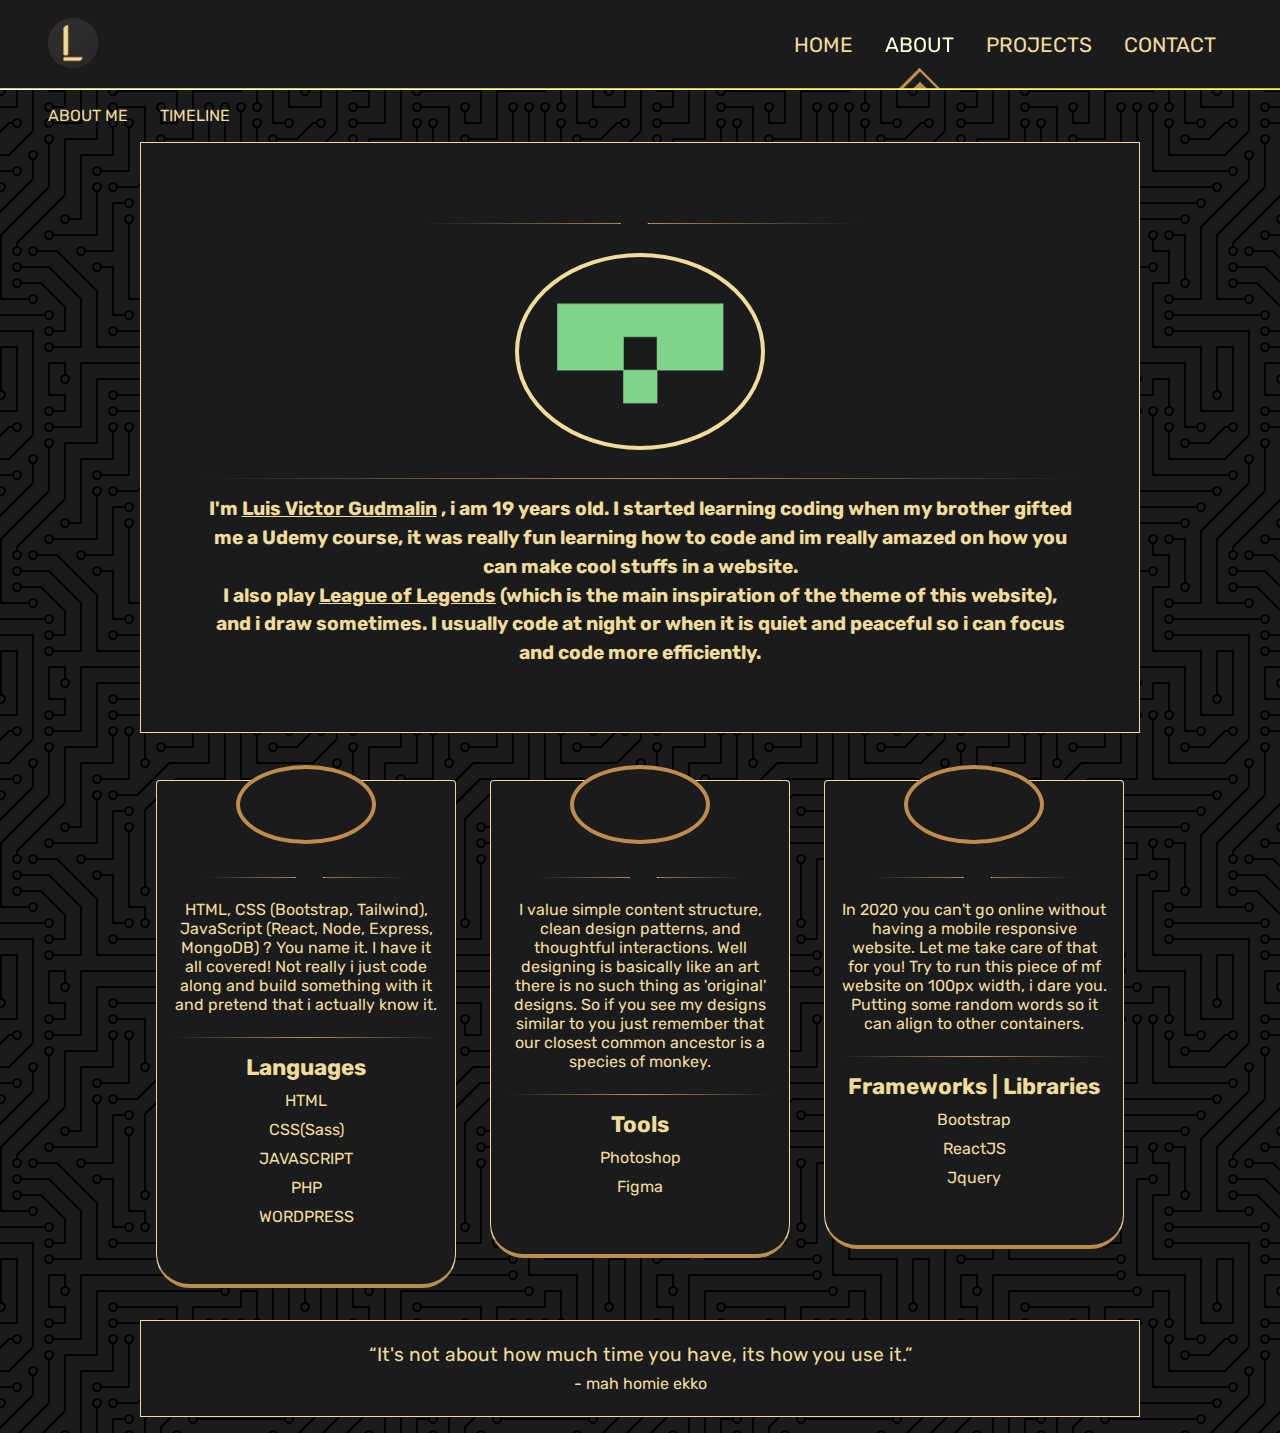
<file: src/pages/about.html>
<!DOCTYPE html>
<html lang="en">

<head>
    <meta charset="UTF-8" />
    <meta name="viewport" content="width=device-width, initial-scale=1.0" />
    <title>Luis Gudmalin | Front-End Web Developer & Designer</title>
    <link rel="shortcut icon" href="../img/icons/logo.ico" type="image/x-icon">
    <link rel="stylesheet" href="../css/main.css" />
    <link rel="stylesheet" href="https://use.fontawesome.com/releases/v5.14.0/css/all.css"
        integrity="sha384-HzLeBuhoNPvSl5KYnjx0BT+WB0QEEqLprO+NBkkk5gbc67FTaL7XIGa2w1L0Xbgc" crossorigin="anonymous" />
</head>

<body>
    <nav class="nav animation">
        <div class="nav__logo">
            <img src="../img/icons/logo.svg" alt="logo" />
        </div>
        <ul class="nav__list" id="nav__list">
            <li class='li'><span class="hov"></span><a href="/index.html" class="sova">home</a></li>
            <li class="active"><a href="about.html">about</a></li>
            <li class='li'><span class="hov"></span><a href="projects.html" class="sova">projects</a></li>
            <li class='li'><span class="hov"></span><a href="contact.php" class="sova">contact</a></li>
        </ul>
        <div class="nav__menu">
            <i class="fa fa-bars" id="menu__hamburg">
            </i>
        </div>
    </nav>
    <main class="about-container">
        <ul class="about__links">
            <li data-target='#about' class="about-links">About Me</li>
            <li data-target='#timeline' class="about-links">Timeline</li>
        </ul>
        <div class="about about-panel about-active" id="about">
            <div class="about__info">
                <hr>
                <div class="about__img">
                    <img src="../img/icons/identicon.png" alt="identicon" title="identicon">
                </div>
                <hr>
                <h4> I'm <a class="underline">Luis Victor Gudmalin</a> , i am 19 years old. I started learning coding
                    when my brother gifted me a Udemy course, it was really fun learning how to code and im really
                    amazed on how you can make cool stuffs in a website. <br> I also play <a class="underline">League of
                        Legends</a> (which is the main inspiration of the theme of this website), and i draw sometimes.
                    I usually code at night or when it is quiet and peaceful so i can focus and code more efficiently.
                </h4>
            </div>
            <div class="about__skills">
                <div class="skills-container">
                    <div class="skills-icon">
                        <i class="fas fa-laptop-code"></i>
                    </div>
                    <div class="skills-description">
                        <!-- simple box 1px or .4 border ::after to add more border stroke -->
                        <hr>
                        <p>HTML, CSS (Bootstrap, Tailwind), JavaScript (React, Node, Express, MongoDB) ? You name it. I
                            have it all covered! Not really i just code along and build something with it and pretend
                            that i actually know it. </p>
                        <hr>
                        <ul class="skills-list">
                            <h3>Languages</h3>
                            <li>HTML</li>
                            <li>CSS(Sass)</li>
                            <li>JAVASCRIPT</li>
                            <li>PHP</li>
                            <li>WORDPRESS</li>
                        </ul>
                    </div>
                </div>
                <div class="skills-container">
                    <div class="skills-icon">
                        <i class="fas fa-pen-nib"></i>
                    </div>
                    <div class="skills-description">
                        <hr>
                        <p>I value simple content structure, clean design patterns, and thoughtful interactions. Well
                            designing is basically like an art there is no such thing as 'original' designs. So if you
                            see my designs similar to you just remember that our closest common ancestor is a species of
                            monkey.</p>
                        <hr>
                        <ul class="skills-list">
                            <h3>Tools</h3>
                            <li>Photoshop</li>
                            <li>Figma</li>
                        </ul>
                    </div>
                </div>
                <div class="skills-container">
                    <div class="skills-icon">
                        <i class="fas fa-mobile-alt"></i>
                    </div>
                    <div class="skills-description">
                        <hr>
                        <p>In 2020 you can't go online without having a mobile responsive website. Let me take care of
                            that for you! Try to run this piece of mf website on 100px width, i dare you. Putting some
                            random words so it can align to other containers.</p>
                        <hr>
                        <ul class="skills-list">
                            <h3>Frameworks | Libraries</h3>
                            <li>Bootstrap</li>
                            <li>ReactJS</li>
                            <li>Jquery</li>
                        </ul>
                    </div>
                </div>
            </div>
            <div class="about__quote">
                <p class="quote">It's not about how much time you have, its how you use it.</p>
                <p> - mah homie ekko</p>
            </div>
        </div>
        <div class="timeline-container about-panel" id="timeline">
            <!-- <div class="timeline-img">
                 <img src="https://udemy-certificate.s3.amazonaws.com/image/UC-W5WMMT8Y.jpg?v=1569764512000" alt=""> 
                <img src="../img/projects-img/portfolio-website.png" alt=""> 
            </div> -->
            <div class="timeline">
                <div class="content">
                    <div class="text-content">
                        <h4>Finished Web Dev Bootcamp.</h4>
                        <hr>
                        <p>09192020</p>
                    </div>
                </div>
                <div class="content">
                    <div class="text-content">
                        <h4>Somehow managed to make this website working.</h4>
                        <hr>
                        <p>09192020</p>
                    </div>
                </div>
                <div class="content">
                    <div class="text-content">
                        <h4>Finished FCC's RPW Curriculum.</h4>
                        <hr>
                        <p>09192020</p>
                    </div>
                </div>
            </div>
        </div>
        <button id="scrollBtn">
            <i class="fas fa-arrow-up"></i>
        </button>
    </main>
    <script src="../js/about.js"></script>
    <script src="../js/main.js"></script>
</body>

</html>
</file>
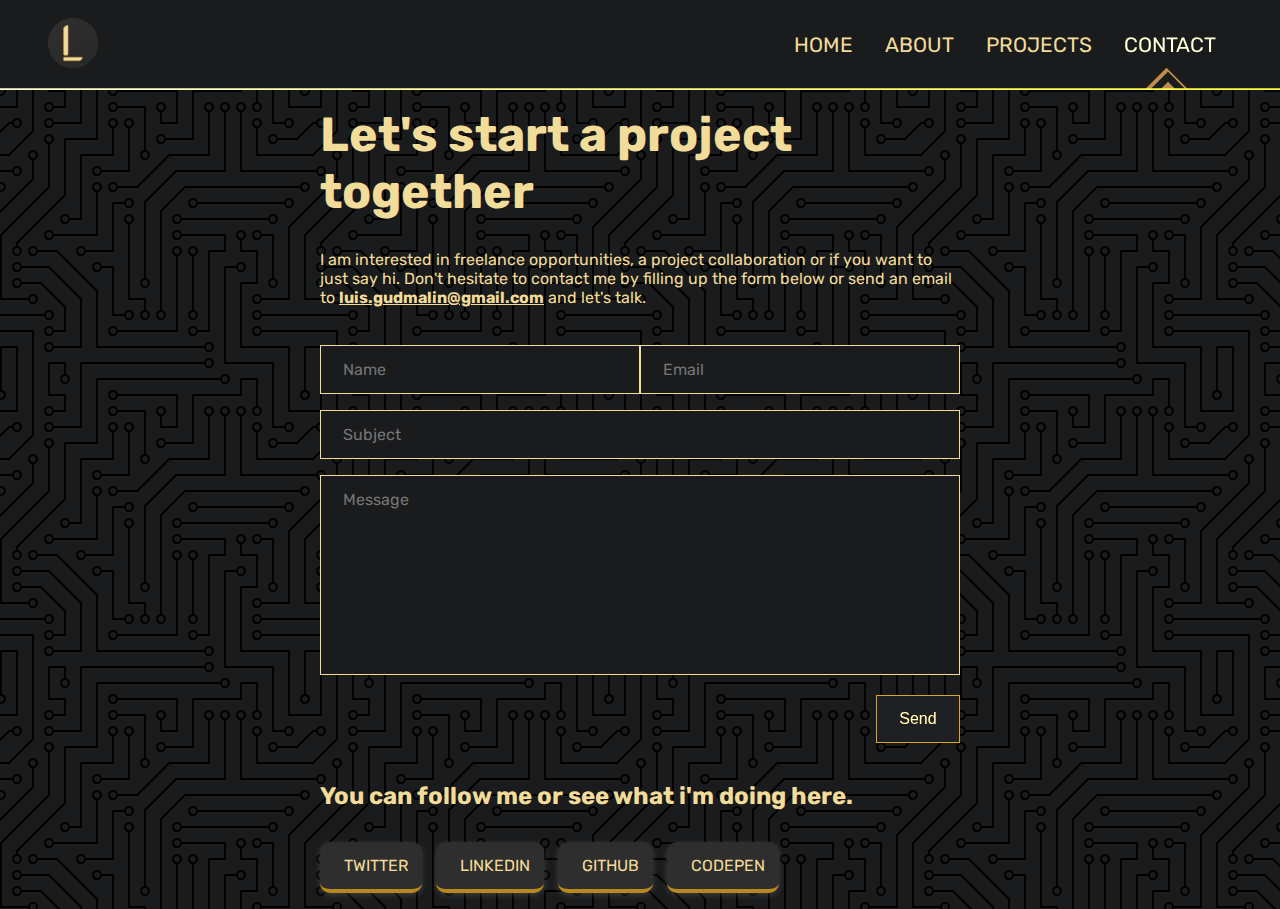
<file: src/pages/contact.html>
<!DOCTYPE html>
<html lang="en">

<head>
    <meta charset="UTF-8" />
    <meta name="viewport" content="width=device-width, initial-scale=1.0" />
    <title>Luis Gudmalin | Front-End Web Developer & Designer</title>
    <link rel="shortcut icon" href="../img/icons/logo.ico" type="image/x-icon">
    <link rel="stylesheet" href="../css/main.css" />
    <link rel="stylesheet" href="https://use.fontawesome.com/releases/v5.14.0/css/all.css"
        integrity="sha384-HzLeBuhoNPvSl5KYnjx0BT+WB0QEEqLprO+NBkkk5gbc67FTaL7XIGa2w1L0Xbgc" crossorigin="anonymous" />
</head>

<body>
    <nav class="nav animation">
        <div class="nav__logo">
            <img src="../img/icons/logo.svg" alt="logo" />
        </div>
        <ul class="nav__list" id="nav__list">
            <li class='li'><span class="hov"></span><a href="/index.html" class="sova">home</a></li>
            <li class='li'><span class="hov"></span><a href="about.html" class="sova">about</a></li>
            <li class='li'><span class="hov"></span><a href="projects.html" class="sova">projects</a></li>
            <li class="active"><a href="contact.html">contact</a></li>
        </ul>
        <div class="nav__menu">
            <i class="fa fa-bars" id="menu__hamburg" onclick="navigator()">
            </i>
        </div>
    </nav>
    <main class="contact">
        <div class="contact-container">
            <div class="contact__header">
                <h1>Let's start a project together</h1>
                <p>I am interested in freelance opportunities, a project collaboration or if you want to just say hi.
                    Don't hesitate to contact me by filling up the form below or send an email to <a
                        href="">luis.gudmalin@gmail.com</a> and let's talk.</p>
            </div>
            <div class="contact__form">
                <form action="webform.php" method="POST" class="form">
                    <div class="form-group name">
                        <!-- <label for="name" class="form-label">Your Name</label> -->
                        <input type="text" class="name" id="name" name="name" placeholder="Name" tabindex="1" required>
                        <!-- <label for="email" class="form-label">Your Email</label> -->
                        <input type="email" class="email" id=" email" name="email" placeholder="Email" tabindex="2"
                            required>
                    </div>
                    <div class="form-group">
                        <!-- <label for="subject" class="form-label">Subject</label> -->
                        <input type="text" class="form-control" id="subject" name="subject" placeholder="Subject"
                            tabindex="3" required>
                    </div>
                    <div class="form-group">
                        <!-- <label for="message" class="form-label">Message</label> -->
                        <textarea class="form-control" id="message" name="message" placeholder="Message"
                            style="height: 200px;"></textarea>
                    </div>
                    <button type="submit" class="sendBtn">Send</button>
                </form>
            </div>
            <div class="contact__header">
                <h2>You can follow me or see what i'm doing here.</h2>
            </div>
            <div class="contact__social-links">
                <a href="https://twitter.com/leewseea" target="_blank" class="container-links">
                    <i class="fab fa-twitter"></i><span>Twitter</span>
                </a>
                <a href="https://www.linkedin.com/in/luis-gudmalin-8b0349195/" target="_blank" class="container-links">
                    <i class="fab fa-linkedin"></i><span>Linkedin</span>
                </a>
                <a href="https://github.com/lewsea" target="_blank" class="container-links">
                    <i class="fab fa-github"></i><span>Github</span>
                </a>
                <a href="https://codepen.io/Lewsea" target="_blank" class="container-links">
                    <i class="fab fa-codepen"></i><span>Codepen</span>
                </a>
            </div>
        </div>
    </main>
    <div class="minimap">
    </div>
    <script src="/src/js/main.js"></script>
</body>

</html>
</file>
<file: src/css/main.css>
@import url("https://fonts.googleapis.com/css2?family=Rubik:wght@400;600;700&display=swap");
.loader-wrapper {
  width: 100%;
  height: 100%;
  background-color: #1a1b1d;
  position: fixed;
  top: 0;
  left: 0;
  z-index: 9999;
  display: -webkit-box;
  display: -ms-flexbox;
  display: flex;
  -webkit-box-align: center;
      -ms-flex-align: center;
          align-items: center;
  -webkit-box-pack: center;
      -ms-flex-pack: center;
          justify-content: center;
  opacity: 1;
}

.underline {
  cursor: pointer;
  text-transform: none;
  text-decoration: underline;
  -webkit-transition: color 0.3s;
  transition: color 0.3s;
}

.underline:hover {
  color: #bf8c4e;
}

*,
*::before,
*::after {
  margin: 0;
  padding: 0;
  -webkit-box-sizing: border-box;
          box-sizing: border-box;
  scroll-behavior: smooth;
}

body {
  background-color: #1a1b1d;
  font-family: "Rubik", -apple-system, BlinkMacSystemFont, "Segoe UI", Roboto, Oxygen, Ubuntu, Cantarell, "Open Sans", "Helvetica Neue", sans-serif;
  color: #f2dc99;
}

html::-webkit-scrollbar {
  display: none;
}

html {
  -ms-overflow-style: none;
  scrollbar-width: none;
}

li {
  list-style-type: none;
}

a {
  cursor: pointer;
  text-decoration: none;
  text-transform: uppercase;
}

.nav {
  display: -webkit-box;
  display: -ms-flexbox;
  display: flex;
  -webkit-box-pack: justify;
      -ms-flex-pack: justify;
          justify-content: space-between;
  font-size: 1.3rem;
  padding: 0 3rem;
  height: 10vh;
  background-color: #1a1b1d;
  position: relative;
}

.nav__logo {
  -ms-flex-item-align: center;
      -ms-grid-row-align: center;
      align-self: center;
  -webkit-transition: -webkit-transform ease-in-out 0.4s;
  transition: -webkit-transform ease-in-out 0.4s;
  transition: transform ease-in-out 0.4s;
  transition: transform ease-in-out 0.4s, -webkit-transform ease-in-out 0.4s;
}

.nav__logo img {
  cursor: pointer;
}

.nav__logo:hover {
  -webkit-transform: rotate(90deg);
          transform: rotate(90deg);
}

.nav__list {
  display: -webkit-box;
  display: -ms-flexbox;
  display: flex;
  overflow: hidden;
  position: relative;
}

.nav__list li {
  display: -webkit-box;
  display: -ms-flexbox;
  display: flex;
  -webkit-box-pack: center;
      -ms-flex-pack: center;
          justify-content: center;
  padding: 0 1rem;
  position: relative;
  -webkit-box-orient: vertical;
  -webkit-box-direction: normal;
      -ms-flex-direction: column;
          flex-direction: column;
  overflow: hidden;
  z-index: 1;
}

.nav__list li .hov {
  width: 50px;
  height: 4px;
  display: block;
  position: absolute;
  top: 0;
  left: -50px;
  background-color: #f2dc99;
  -webkit-transition: 0.5s;
  transition: 0.5s;
  -webkit-filter: brightness(1.2);
          filter: brightness(1.2);
}

.nav__list li.active::before {
  content: '';
  display: block;
  background-color: #bf8c4e;
  border: 7px solid #1a1b1d;
  position: absolute;
  width: 30px;
  margin: 0 auto;
  height: 30px;
  bottom: -18px;
  left: 36%;
  -webkit-transform: rotate(135deg);
          transform: rotate(135deg);
  z-index: 1;
}

.nav__list li.active.fix::before {
  left: 39%;
}

.nav__list li.active.fix::after {
  left: 37%;
}

.nav__list li.active::after {
  content: '';
  display: block;
  background-color: #bf8c4e;
  position: absolute;
  margin: 0 auto;
  width: 35px;
  height: 35px;
  left: 33%;
  bottom: -20px;
  -webkit-transform: rotate(135deg);
          transform: rotate(135deg);
}

.nav__list li a {
  color: #f2dc99;
}

.nav__list li a:hover {
  -webkit-transition: 0.5s;
  transition: 0.5s;
  -webkit-filter: brightness(1.4);
          filter: brightness(1.4);
}

.nav__menu {
  font-size: 2rem;
  display: none;
}

.nav__menu i::before {
  color: #f2dc99;
}

.nav::after {
  content: '';
  position: absolute;
  top: 0;
  left: 0;
  right: 0;
  bottom: 0;
  background: linear-gradient(120deg, #f2dc99, #f1ce64, #f0bf2d);
  background-size: 100% 100%;
  -webkit-clip-path: polygon(100% 100%, 0% 100%, 0% 98%, 100% 98%);
          clip-path: polygon(100% 100%, 0% 100%, 0% 98%, 100% 98%);
  -webkit-filter: brightness(1.4);
          filter: brightness(1.4);
  z-index: 13;
}

.nav.animation::after {
  -webkit-animation: gradient-animation 2.5s linear infinite;
          animation: gradient-animation 2.5s linear infinite;
}

@-webkit-keyframes gradient-animation {
  to {
    background-position: 100vw;
  }
}

@keyframes gradient-animation {
  to {
    background-position: 100vw;
  }
}

.active > a {
  -webkit-filter: brightness(1.4);
          filter: brightness(1.4);
}

.home {
  min-height: 90vh;
  height: 100%;
  width: 100%;
  background: url(../img/circuit-board.svg);
  font-size: 1.4rem;
  display: -webkit-box;
  display: -ms-flexbox;
  display: flex;
  -webkit-box-orient: vertical;
  -webkit-box-direction: normal;
      -ms-flex-direction: column;
          flex-direction: column;
}

.home__header {
  width: 60%;
  margin: auto;
  padding: 3rem 0;
  text-align: center;
  display: -webkit-box;
  display: -ms-flexbox;
  display: flex;
  -webkit-box-orient: vertical;
  -webkit-box-direction: normal;
      -ms-flex-direction: column;
          flex-direction: column;
  -webkit-box-pack: center;
      -ms-flex-pack: center;
          justify-content: center;
}

.home__header h1 {
  font-size: 3.4rem;
}

.home__header h1 span:first-of-type {
  color: #bf8c4e;
}

.home__header p {
  margin: 2.5rem;
  opacity: 0.8;
}

.home__header .header__buttons {
  display: -webkit-box;
  display: -ms-flexbox;
  display: flex;
  -webkit-box-pack: center;
      -ms-flex-pack: center;
          justify-content: center;
}

.home__header .header__buttons button {
  border: none;
  border-radius: 5px 5px 10px 10px;
  background-color: #2e2e2e;
  cursor: pointer;
  color: #f2dc99;
  padding: 1.2rem;
  margin: 0 1rem;
  text-transform: uppercase;
  position: relative;
}

.home__header .header__buttons button::after {
  content: '';
  position: absolute;
  top: 0;
  left: 0;
  right: 0;
  bottom: 0;
  background: linear-gradient(120deg, #f2dc99, #f1ce64, #f0bf2d);
  background-size: 100% 100%;
  border-radius: 5px 5px 10px 10px;
  -webkit-clip-path: polygon(100% 100%, 0% 100%, 0% 93%, 100% 93%);
          clip-path: polygon(100% 100%, 0% 100%, 0% 93%, 100% 93%);
  z-index: 13;
}

.home__header .header__buttons button.animation::after {
  -webkit-animation: gradient-animation 10s linear infinite;
          animation: gradient-animation 10s linear infinite;
}

@keyframes gradient-animation {
  to {
    background-position: 100vw;
  }
}

.home__header .header__buttons button a {
  color: #f2dc99;
  font-size: 1.2rem;
}

.home__header .header__buttons button:hover {
  -webkit-filter: brightness(1.2);
          filter: brightness(1.2);
}

.home .idk-why-i-put-this-slide {
  background: url(../img/bg-slide.png) repeat-x;
  background-size: cover;
  width: 100%;
  background-color: #1a1b1d;
  border: 2px solid #ba881d;
  border-right: none;
  border-left: none;
  height: 25vh;
  margin: 1.4rem 0;
  -webkit-animation: slide 60s linear infinite;
          animation: slide 60s linear infinite;
}

@-webkit-keyframes slide {
  0% {
    background-position: -6969px 0;
  }
  100% {
    background-position: 420px 0;
  }
}

@keyframes slide {
  0% {
    background-position: -6969px 0;
  }
  100% {
    background-position: 420px 0;
  }
}

.about-container {
  background: url(../img/circuit-board.svg);
  min-height: 90vh;
  height: 100%;
}

.about-container .about__links {
  display: -webkit-box;
  display: -ms-flexbox;
  display: flex;
  width: 95%;
  margin: 0 auto;
  text-transform: uppercase;
}

.about-container .about__links li {
  padding: 1rem;
  cursor: pointer;
}

.about-container .about__links li::after {
  content: '';
  width: 0px;
  height: 1px;
  display: block;
  background-color: #f2dc99;
  -webkit-transition: 0.5s;
  transition: 0.5s;
}

.about-container .about__links li:hover {
  -webkit-transition: 0.8s;
  transition: 0.8s;
  -webkit-filter: brightness(1.4);
          filter: brightness(1.4);
}

.about-container .about__links li:hover::after {
  width: 100%;
}

.about {
  display: -webkit-box;
  display: -ms-flexbox;
  display: flex;
  -webkit-box-orient: vertical;
  -webkit-box-direction: normal;
      -ms-flex-direction: column;
          flex-direction: column;
  -webkit-box-pack: center;
      -ms-flex-pack: center;
          justify-content: center;
  margin: auto;
  max-width: 1000px;
  width: 100%;
}

.about__info {
  background-color: #1a1b1d;
  text-align: center;
  border: 1px solid #f2dc99;
  padding: 4rem;
  margin-bottom: 1rem;
}

.about__info h4 {
  font-size: 1.2rem;
}

.about__info hr:first-of-type {
  width: 50%;
  margin: 1rem auto;
  color: #bf8c4e;
  border: none;
  height: 1px;
  position: relative;
  background-image: -webkit-gradient(linear, left top, right top, from(rgba(0, 0, 0, 0)), color-stop(#bf8c4e), to(rgba(0, 0, 0, 0)));
  background-image: linear-gradient(to right, rgba(0, 0, 0, 0), #bf8c4e, rgba(0, 0, 0, 0));
}

.about__info hr:first-of-type::before {
  content: '';
  display: block;
  position: absolute;
  border: 1px solid #f2dc99;
  background-color: #1a1b1d;
  width: 1.4rem;
  height: 1.4rem;
  -webkit-transform: rotate(45deg) translate(-50%, -50%);
          transform: rotate(45deg) translate(-50%, -50%);
  left: 46%;
  top: 5px;
}

.about__info h4 {
  line-height: 1.8rem;
}

.about__info hr {
  margin: 1rem 0;
  color: #bf8c4e;
  border: none;
  height: 1px;
  background-image: -webkit-gradient(linear, left top, right top, from(rgba(0, 0, 0, 0)), color-stop(#bf8c4e), to(rgba(0, 0, 0, 0)));
  background-image: linear-gradient(to right, rgba(0, 0, 0, 0), #bf8c4e, rgba(0, 0, 0, 0));
}

.about__info .about__img {
  margin: 1.8rem auto;
  width: 250px;
  border: 4px solid #f2dc99;
  border-radius: 50%;
  padding: 1.4rem;
}

.about__info .about__img img {
  width: 100%;
}

.about__skills {
  padding: 1rem 0;
  display: -webkit-box;
  display: -ms-flexbox;
  display: flex;
  -webkit-box-pack: justify;
      -ms-flex-pack: justify;
          justify-content: space-between;
  text-align: center;
}

.about__skills .skills-container {
  -webkit-transition: all 0.4s ease-in-out;
  transition: all 0.4s ease-in-out;
  position: relative;
}

.about__skills .skills-container:hover {
  -webkit-transform: scale(1.1);
          transform: scale(1.1);
}

.about__skills .skills-container .skills-icon {
  width: 140px;
  border-radius: 50%;
  margin: auto;
  border: 4px solid #bf8c4e;
  background-color: #1a1b1d;
  margin-bottom: -4rem;
  position: relative;
  z-index: 10;
}

.about__skills .skills-container .skills-icon i.fas {
  color: #f2dc99;
  font-size: 60px;
  padding: 1.4rem;
}

.about__skills .skills-container .skills-icon img {
  max-width: 120px;
  width: 100%;
  padding: 1.4rem;
}

.about__skills .skills-container .skills-description {
  background-color: #1a1b1d;
  padding: 5rem 1rem 3rem 1rem;
  margin: 0 1rem;
  border: 1px solid #f2dc99;
  border-bottom: 4px solid #bf8c4e;
  border-radius: 4px 4px 34px 34px;
  width: 300px;
  height: -webkit-max-content;
  height: -moz-max-content;
  height: max-content;
  position: relative;
}

.about__skills .skills-container .skills-description hr:first-of-type {
  position: relative;
  width: 75%;
  margin: 1rem auto;
}

.about__skills .skills-container .skills-description hr:first-of-type::before {
  content: '';
  display: block;
  position: absolute;
  border: 1px solid #f2dc99;
  background-color: #1a1b1d;
  width: 1.4rem;
  height: 1.4rem;
  -webkit-transform: rotate(45deg) translate(-50%, -50%);
          transform: rotate(45deg) translate(-50%, -50%);
  left: 46%;
  top: 5px;
}

.about__skills .skills-container .skills-description hr {
  margin: 1rem 0;
  color: #bf8c4e;
  border: none;
  height: 1px;
  background-image: -webkit-gradient(linear, left top, right top, from(rgba(0, 0, 0, 0)), color-stop(#bf8c4e), to(rgba(0, 0, 0, 0)));
  background-image: linear-gradient(to right, rgba(0, 0, 0, 0), #bf8c4e, rgba(0, 0, 0, 0));
}

.about__skills .skills-container .skills-description p {
  margin: 1.4rem 0;
}

.about__skills .skills-container .skills-description .skills-list {
  margin: 1rem 0 0 0;
}

.about__skills .skills-container .skills-description .skills-list h3 {
  font-size: 1.4rem;
}

.about__skills .skills-container .skills-description .skills-list li {
  margin: 10px 0;
}

.about__quote {
  background-color: #1a1b1d;
  padding: 1.4rem;
  border: 1px solid #f2dc99;
  text-align: center;
  margin: 1rem 0;
  font-size: 1.2rem;
}

.about__quote p:last-of-type {
  font-size: 1rem;
  margin: 0.5rem 0 0 0;
}

.about__quote .quote::before {
  content: open-quote;
}

.about__quote .quote::after {
  content: close-quote;
}

.about-panel {
  display: none;
}

.about-panel.about-active {
  display: -webkit-box;
  display: -ms-flexbox;
  display: flex;
}

.timeline-container {
  -webkit-box-pack: center;
      -ms-flex-pack: center;
          justify-content: center;
  -webkit-box-align: center;
      -ms-flex-align: center;
          align-items: center;
  height: 90vh;
  width: 100%;
  text-align: center;
  position: relative;
  overflow-x: scroll;
}

.timeline-container .timeline {
  position: absolute;
  top: 50%;
  min-width: 100vw;
  width: 100%;
  display: -webkit-box;
  display: -ms-flexbox;
  display: flex;
  background-color: #1a1b1d;
  height: 10px;
  border-top: 1px solid #f2dc99;
  border-bottom: 1px solid #f2dc99;
}

.timeline-container .timeline-img {
  position: absolute;
  top: 0;
  max-width: 400px;
  border: 3px solid #f2dc99;
  background-color: #1a1b1d;
}

.timeline-container .timeline-img img {
  width: 100%;
}

.timeline-container .timeline .content {
  max-width: 240px;
  padding: 0 1rem;
  position: relative;
  border-left: 1px solid #f2dc99;
  border-right: 1px solid #f2dc99;
}

.timeline-container .timeline .content::before {
  content: '';
  position: absolute;
  top: 5px;
  left: 50%;
  -webkit-transform: translate(-50%, -50%);
          transform: translate(-50%, -50%);
  background-color: #1a1b1d;
  border: 1px solid #f2dc99;
  width: 40px;
  height: 20px;
  border-radius: 5px;
}

.timeline-container .timeline .content::after {
  content: '';
  position: absolute;
  top: 5px;
  left: 50%;
  -webkit-transform: translate(-50%, -50%);
          transform: translate(-50%, -50%);
  background-color: #f2dc99;
  width: 20px;
  height: 7px;
  border-radius: 5px;
}

.timeline-container .timeline .text-content {
  margin-top: 2.4rem;
  padding: 1rem;
  background-color: #1a1b1d;
  border: 1px solid #f2dc99;
  position: relative;
  -webkit-transition: all 0.3s ease-in-out;
  transition: all 0.3s ease-in-out;
}

.timeline-container .timeline .text-content:hover {
  -webkit-transform: scale(1.1);
          transform: scale(1.1);
  -webkit-filter: brightness(1.2);
          filter: brightness(1.2);
}

.timeline-container .timeline .text-content hr {
  margin: 10px 0;
  color: #bf8c4e;
  border: none;
  height: 1px;
  background-image: -webkit-gradient(linear, left top, right top, from(rgba(0, 0, 0, 0)), color-stop(#bf8c4e), to(rgba(0, 0, 0, 0)));
  background-image: linear-gradient(to right, rgba(0, 0, 0, 0), #bf8c4e, rgba(0, 0, 0, 0));
}

.timeline-container .timeline .text-content h4 {
  font-weight: 400;
}

.projects {
  min-height: 90vh;
  height: 100%;
  background: url(../img/circuit-board.svg);
}

.projects .top-bar {
  display: -webkit-box;
  display: -ms-flexbox;
  display: flex;
  -webkit-box-pack: justify;
      -ms-flex-pack: justify;
          justify-content: space-between;
  -webkit-box-align: center;
      -ms-flex-align: center;
          align-items: center;
}

.projects .top-bar .search-bar {
  padding: 1rem;
  margin: 0 14px;
  position: relative;
}

.projects .top-bar .search-bar::before {
  content: '\f002';
  font-family: 'Font Awesome 5 Free';
  font-weight: 700;
  position: absolute;
  left: 25px;
  top: 20px;
}

.projects .top-bar .search-bar input {
  text-align: center;
  border: 1px solid #f2dc99;
  padding: 4px 14px;
  background-color: #1a1b1d;
  color: #f2dc99;
}

.projects-type {
  padding: 1rem;
  display: -webkit-box;
  display: -ms-flexbox;
  display: flex;
}

.projects-type li {
  text-transform: uppercase;
  cursor: pointer;
  color: #f2dc99;
  margin: 0 14px;
}

.projects-type li::after {
  content: '';
  width: 0px;
  height: 1px;
  display: block;
  background-color: #f2dc99;
  -webkit-transition: 0.5s;
  transition: 0.5s;
}

.projects-type li:hover {
  -webkit-transition: 0.8s;
  transition: 0.8s;
  -webkit-filter: brightness(1.4);
          filter: brightness(1.4);
}

.projects-type li:hover::after {
  width: 100%;
}

.projects-grid-container {
  width: 90%;
  margin: 0 auto;
  padding: 1rem;
  display: -ms-grid;
  display: grid;
  -ms-grid-columns: (1fr)[3];
      grid-template-columns: repeat(3, 1fr);
  gap: 2rem;
}

.projects-grid__card {
  display: -webkit-box;
  display: -ms-flexbox;
  display: flex;
  -webkit-box-orient: vertical;
  -webkit-box-direction: normal;
      -ms-flex-direction: column;
          flex-direction: column;
  position: relative;
  min-height: 100%;
}

.projects-grid__card::before, .projects-grid__card::after {
  content: '';
  position: absolute;
  opacity: 1;
}

.projects-grid__card .card__img {
  width: 100%;
  height: 90%;
  -webkit-transition: opacity ease-out 250ms;
  transition: opacity ease-out 250ms;
}

.projects-grid__card:hover .card__img {
  opacity: 0.5;
  -webkit-filter: blur(2px);
          filter: blur(2px);
}

.projects-grid__card:hover .card__text {
  opacity: 1;
  border: 2px solid #f2dc99;
  -webkit-box-shadow: 0px 0px 14px 1px rgba(255, 255, 255, 0.5);
          box-shadow: 0px 0px 14px 1px rgba(255, 255, 255, 0.5);
}

.projects-grid__card .card__text {
  font-size: 1.2rem;
  text-align: center;
  position: absolute;
  -webkit-transition: opacity ease-out 250ms;
  transition: opacity ease-out 250ms;
  display: -webkit-box;
  display: -ms-flexbox;
  display: flex;
  -webkit-box-orient: vertical;
  -webkit-box-direction: normal;
      -ms-flex-direction: column;
          flex-direction: column;
  -webkit-box-pack: center;
      -ms-flex-pack: center;
          justify-content: center;
  -webkit-box-align: center;
      -ms-flex-align: center;
          align-items: center;
  width: 100%;
  height: 90%;
  opacity: 0;
  padding: 14px;
}

.projects-grid__card .card__text .card__links {
  display: -webkit-box;
  display: -ms-flexbox;
  display: flex;
  position: relative;
}

.projects-grid__card .card__text .card__links a {
  font-size: 14px;
  color: #f2dc99;
  margin: 1.4rem 1.4rem 0 1.4rem;
  font-weight: 700;
}

.projects-grid__card .card__text .card__links a[href^='http']::before {
  content: '\f09b';
  font-family: 'Font Awesome 5 Brands';
  font-weight: 900;
  margin-right: 10px;
  font-size: 1rem;
}

.projects-grid__card .card__text .card__links a::before {
  content: '\f06e';
  font-family: 'Font Awesome 5 Free';
  font-weight: 400;
  margin-right: 10px;
  font-size: 1rem;
}

.projects-grid__card .card__text .card__links a::after {
  content: '';
  width: 0px;
  height: 1px;
  display: block;
  background-color: #f2dc99;
  -webkit-transition: 0.5s;
  transition: 0.5s;
}

.projects-grid__card .card__text .card__links a:hover {
  -webkit-filter: brightness(1.2);
          filter: brightness(1.2);
}

.projects-grid__card .card__text .card__links a:hover::after {
  width: 100%;
}

.projects-grid__card .card__title {
  font-weight: 700;
  text-align: center;
  background-color: #2e2e2e;
  border-radius: 0 0 14px 14px;
  border-bottom: 4px solid #bf8c4e;
  text-transform: uppercase;
}

#scrollBtn {
  position: fixed;
  right: 10px;
  bottom: 10px;
  width: 50px;
  height: 50px;
  border-radius: 50%;
  background-color: #1a1b1d;
  color: #f2dc99;
  border: none;
  outline: none;
  cursor: pointer;
  display: none;
  z-index: 14;
  font-size: 20px;
}

#scrollBtn:hover {
  -webkit-filter: brightness(1.2);
          filter: brightness(1.2);
}

.designs-grid-container {
  width: 90%;
  margin: 0 auto;
  padding: 1rem 0;
  -ms-grid-columns: (minmax(240px, 1fr))[auto-fit];
      grid-template-columns: repeat(auto-fit, minmax(240px, 1fr));
}

.designs-grid-container .designs-card {
  position: relative;
}

.designs-grid-container .designs-card .design__img {
  width: 100%;
  height: 100%;
}

.designs-grid-container .designs-card .card__text {
  text-align: center;
  position: absolute;
  top: 0;
  left: 0;
  -webkit-transition: opacity ease-out 250ms;
  transition: opacity ease-out 250ms;
  display: -webkit-box;
  display: -ms-flexbox;
  display: flex;
  -webkit-box-orient: vertical;
  -webkit-box-direction: normal;
      -ms-flex-direction: column;
          flex-direction: column;
  -webkit-box-pack: center;
      -ms-flex-pack: center;
          justify-content: center;
  -webkit-box-align: center;
      -ms-flex-align: center;
          align-items: center;
  width: 100%;
  height: 100%;
  opacity: 0;
  z-index: 14;
}

.designs-grid-container .designs-card .card__text h2 {
  cursor: pointer;
}

.designs-grid-container .designs-card:hover .design__img {
  opacity: 0.5;
}

.designs-grid-container .designs-card:hover .card__text {
  opacity: 1;
  border: 2px solid #f2dc99;
  -webkit-box-shadow: 0px 0px 14px 1px rgba(255, 255, 255, 0.5);
          box-shadow: 0px 0px 14px 1px rgba(255, 255, 255, 0.5);
}

.modal {
  background-color: rgba(0, 0, 0, 0.8);
  position: fixed;
  top: 0;
  left: 0;
  width: 100%;
  height: 100%;
  display: -webkit-box;
  display: -ms-flexbox;
  display: flex;
  -webkit-box-orient: vertical;
  -webkit-box-direction: normal;
      -ms-flex-direction: column;
          flex-direction: column;
  -webkit-box-pack: center;
      -ms-flex-pack: center;
          justify-content: center;
  -webkit-box-align: center;
      -ms-flex-align: center;
          align-items: center;
  opacity: 0;
  pointer-events: none;
  z-index: 70;
}

.modal.open {
  opacity: 1;
  pointer-events: all;
}

.modal img {
  width: 95%;
  max-width: 700px;
  opacity: 0;
  -webkit-transition: all 0.6s ease-in-out;
  transition: all 0.6s ease-in-out;
}

.modal img.open {
  opacity: 1;
}

.modal a {
  padding: 1rem;
  color: #f2dc99;
}

.modal a::after {
  content: '';
  width: 0px;
  height: 1px;
  display: block;
  background-color: #f2dc99;
  -webkit-transition: 0.5s;
  transition: 0.5s;
}

.modal a:hover::after {
  -webkit-transition: 0.8s;
  transition: 0.8s;
  -webkit-filter: brightness(1.4);
          filter: brightness(1.4);
  width: 100%;
}

.modal a i {
  margin-left: 10px;
}

.grid-container {
  display: none;
}

.grid-container.active-projects {
  display: -ms-grid;
  display: grid;
}

.contact {
  min-height: 90vh;
  height: 100%;
  width: 100%;
  margin: 0 auto;
  background: url(../img/circuit-board.svg);
}

.contact .contact-container {
  width: 50%;
  margin: 0 auto;
}

.contact .contact-container h1 {
  font-size: 3rem;
  padding: 1rem 0;
}

.contact .contact-container p {
  margin: 14px 0;
}

.contact .contact-container p a {
  text-transform: none;
  color: #f2dc99;
  text-decoration: underline;
  font-weight: 700;
}

.contact .contact-container .contact__form form {
  display: -webkit-box;
  display: -ms-flexbox;
  display: flex;
  -webkit-box-orient: vertical;
  -webkit-box-direction: normal;
      -ms-flex-direction: column;
          flex-direction: column;
  padding: 1.4rem 0;
}

.contact .contact-container .contact__form .form-group {
  margin-bottom: 1rem;
}

.contact .contact-container .contact__form .form-group.name {
  display: -webkit-box;
  display: -ms-flexbox;
  display: flex;
}

.contact .contact-container .contact__form .form-group.name .name {
  width: 50%;
}

.contact .contact-container .contact__form .form-group.name .email {
  width: 50%;
}

.contact .contact-container .contact__form input,
.contact .contact-container .contact__form textarea {
  width: 100%;
  padding: 14px 1.4rem;
  background-color: #1a1b1d;
  border: 1px solid #f2dc99;
  color: #f2dc99;
  font-size: 1rem;
  resize: none;
  font-family: "Rubik", -apple-system, BlinkMacSystemFont, "Segoe UI", Roboto, Oxygen, Ubuntu, Cantarell, "Open Sans", "Helvetica Neue", sans-serif;
}

.contact .contact-container .contact__form input:focus,
.contact .contact-container .contact__form textarea:focus {
  -webkit-filter: brightness(1.4);
          filter: brightness(1.4);
}

.contact .contact-container .contact__form .sendBtn {
  font-size: 1rem;
  cursor: pointer;
  justify-self: flex-end;
  -ms-flex-item-align: end;
      align-self: flex-end;
  color: #f2dc99;
  padding: 14px 1.4rem;
  background-color: #1a1b1d;
  border: 1px solid #ba881d;
  -webkit-filter: brightness(1.2);
          filter: brightness(1.2);
}

.contact .contact-container .contact__form .sendBtn:hover {
  -webkit-filter: brightness(1.5);
          filter: brightness(1.5);
}

.contact .contact-container .contact__social-links {
  display: -webkit-box;
  display: -ms-flexbox;
  display: flex;
  padding-bottom: 1rem;
}

.contact .contact-container .contact__social-links .container-links {
  text-align: center;
  font-family: "Rubik", -apple-system, BlinkMacSystemFont, "Segoe UI", Roboto, Oxygen, Ubuntu, Cantarell, "Open Sans", "Helvetica Neue", sans-serif;
  cursor: pointer;
  padding: 14px;
  background-color: #2e2e2e;
  border-radius: 10px;
  border-bottom: 4px solid #ba881d;
  margin-right: 14px;
  color: #f2dc99;
  -webkit-box-shadow: 0 2px 6px 0 rgba(212, 212, 212, 0.2);
          box-shadow: 0 2px 6px 0 rgba(212, 212, 212, 0.2);
  -webkit-transition: all 0.3s ease-in-out;
  transition: all 0.3s ease-in-out;
}

.contact .contact-container .contact__social-links .container-links i {
  margin-right: 10px;
}

.contact .contact-container .contact__social-links .container-links:hover {
  -webkit-transform: scaleX(1.1);
          transform: scaleX(1.1);
  -webkit-filter: brightness(1.2);
          filter: brightness(1.2);
}

.contact .contact-container form {
  margin: 1rem 0;
}

.contact .contact-container .contact__header h2 {
  margin-bottom: 2rem;
}

.footer {
  display: -webkit-box;
  display: -ms-flexbox;
  display: flex;
  -webkit-box-pack: justify;
      -ms-flex-pack: justify;
          justify-content: space-between;
  -webkit-box-align: center;
      -ms-flex-align: center;
          align-items: center;
  width: 95%;
  margin: 0 auto;
  padding: 1.4rem;
}

.footer p {
  font-size: 1.2rem;
}

.footer__social-links a {
  color: #f2dc99;
}

.footer__social-links i {
  cursor: pointer;
  font-size: 1.4rem;
  background-color: #2e2e2e;
  padding: 8px;
  border-radius: 50%;
}

.footer__social-links i:hover {
  background-color: #f2dc99;
  color: #2e2e2e;
}

.footer__social-links a:not(:last-child) {
  margin-right: 1.4rem;
}

.footer__social-links .tooltip {
  position: relative;
  text-transform: none;
}

.footer__social-links .tooltip .tooltiptext {
  font-family: "Rubik", -apple-system, BlinkMacSystemFont, "Segoe UI", Roboto, Oxygen, Ubuntu, Cantarell, "Open Sans", "Helvetica Neue", sans-serif;
  font-size: 16px;
  visibility: hidden;
  width: 120px;
  background-color: #2e2e2e;
  color: #f2dc99;
  text-align: center;
  position: absolute;
  z-index: 1;
  bottom: 125%;
  left: 50%;
  margin-left: -60px;
  opacity: 0;
  padding: 10px;
  -webkit-transition: opacity 0.5s;
  transition: opacity 0.5s;
  border: 1px solid #bf8c4e;
}

.footer__social-links .tooltip .tooltiptext::after {
  content: '';
  position: absolute;
  top: 100%;
  left: 50%;
  margin-left: -5px;
  border-width: 5px;
  border-style: solid;
  border-color: #bf8c4e transparent transparent transparent;
}

.footer__social-links .tooltip:hover .tooltiptext {
  visibility: visible;
  opacity: 1;
}

@media (max-width: 414px) {
  .home {
    font-size: 1.3rem;
  }
  .home__header {
    padding-bottom: 10px;
  }
  .home__header h1 {
    font-size: 36px !important;
  }
  .home__header p {
    margin: 14px 4px;
  }
  .home .header__buttons {
    -webkit-box-orient: vertical;
    -webkit-box-direction: normal;
        -ms-flex-direction: column;
            flex-direction: column;
  }
  .home .header__buttons button {
    width: 50%;
    margin: auto;
  }
  .home .header__buttons button:first-of-type {
    margin-bottom: 1rem;
  }
  .about__info {
    padding: 1rem;
  }
  .about .skills-container:hover {
    margin: 2rem 0;
  }
  .projects-grid-container {
    width: 100%;
  }
  .projects .top-bar {
    -webkit-box-orient: vertical;
    -webkit-box-direction: reverse;
        -ms-flex-direction: column-reverse;
            flex-direction: column-reverse;
  }
  .projects .card__text {
    font-size: 16px;
  }
  .projects .card__text .card__links a {
    margin: 14px;
    font-size: 12px;
  }
  .contact__header {
    text-align: center;
  }
  .contact__header h2 {
    font-size: 1.8rem;
    margin: 24px 0;
  }
  .designs-grid-container .designs-card {
    -ms-grid-columns: 1fr !important;
        grid-template-columns: 1fr !important;
  }
  .designs-grid-container .designs-card .design__img {
    width: 100%;
  }
  .contact__social-links {
    -webkit-box-orient: vertical;
    -webkit-box-direction: normal;
        -ms-flex-direction: column;
            flex-direction: column;
  }
  .contact__social-links .container-links {
    width: 50%;
    -ms-flex-item-align: center;
        -ms-grid-row-align: center;
        align-self: center;
  }
  .footer {
    padding: 0.5rem 0;
  }
  .footer__social-links a {
    margin-right: 4px !important;
  }
}

@media (max-width: 868px) {
  .home__header {
    width: 100%;
    font-size: 1.1rem;
  }
  .home__header h1 {
    font-size: 2.8rem;
  }
  .home__header h1 span:first-of-type {
    display: none;
  }
  .home__header h1 span::before {
    content: '';
    display: block;
    margin: 1rem 0;
    color: #bf8c4e;
    border: none;
    height: 4px;
    background-image: -webkit-gradient(linear, left top, right top, from(rgba(0, 0, 0, 0)), color-stop(#bf8c4e), to(rgba(0, 0, 0, 0)));
    background-image: linear-gradient(to right, rgba(0, 0, 0, 0), #bf8c4e, rgba(0, 0, 0, 0));
  }
  .nav {
    padding: 0 1rem;
  }
  .nav__list {
    height: 100vh;
    width: 100%;
    background-color: #1a1b1d;
    display: -webkit-box;
    display: -ms-flexbox;
    display: flex;
    -webkit-box-orient: vertical;
    -webkit-box-direction: normal;
        -ms-flex-direction: column;
            flex-direction: column;
    -webkit-box-pack: center;
        -ms-flex-pack: center;
            justify-content: center;
    font-weight: 600;
    position: absolute;
    top: -1000%;
    left: 0;
    -webkit-transition: 1s;
    transition: 1s;
    z-index: 69;
    border-bottom: 4px solid #bf8c4e;
    border-radius: 50px;
  }
  .nav__list::before {
    content: '';
    display: block;
    background-image: -webkit-gradient(linear, left top, right top, from(rgba(0, 0, 0, 0)), color-stop(#bf8c4e), to(rgba(0, 0, 0, 0)));
    background-image: linear-gradient(to right, rgba(0, 0, 0, 0), #bf8c4e, rgba(0, 0, 0, 0));
    height: 4px;
    width: 70%;
    margin: 0 auto 3rem auto;
  }
  .nav__list::after {
    content: '';
    display: block;
    background-image: -webkit-gradient(linear, left top, right top, from(rgba(0, 0, 0, 0)), color-stop(#bf8c4ed5), to(rgba(0, 0, 0, 0)));
    background-image: linear-gradient(to right, rgba(0, 0, 0, 0), #bf8c4ed5, rgba(0, 0, 0, 0));
    height: 4px;
    width: 70%;
    margin: 3rem auto 0 auto;
  }
  .nav__list li.active::before,
  .nav__list li.active::after {
    display: none;
  }
  .nav__list li {
    display: block;
    text-align: center;
  }
  .nav__list li a {
    color: #f2dc99;
    display: inline-block;
    text-transform: uppercase;
    font-size: 2.5rem;
    padding: 1rem;
  }
  .nav__list li:not(:last-child) {
    margin-bottom: 3rem;
  }
  .nav__menu {
    display: -webkit-box;
    display: -ms-flexbox;
    display: flex;
    -webkit-box-align: center;
        -ms-flex-align: center;
            align-items: center;
    z-index: 69;
  }
  .nav__menu i {
    width: 100%;
    display: inline-block;
    cursor: pointer;
    top: 0;
    right: 0;
    text-align: center;
  }
  .about__skills {
    -webkit-box-orient: vertical;
    -webkit-box-direction: normal;
        -ms-flex-direction: column;
            flex-direction: column;
  }
  .about__skills .skills-container {
    margin-top: 2rem;
  }
  .about__skills .skills-container .skills-description {
    width: 70%;
    margin: auto;
  }
  .footer {
    padding: 10px;
    font-size: 20px;
  }
  .footer__social-links a:not(:last-child) {
    margin: 0 4px;
  }
  .footer__social-links a i {
    font-size: 20px;
  }
  .footer .tooltiptext {
    display: none;
  }
  .projects-grid-container {
    -ms-grid-columns: 1fr !important;
        grid-template-columns: 1fr !important;
  }
  .projects .designs-grid-container .designs-card {
    -ms-grid-columns: 1fr !important;
        grid-template-columns: 1fr !important;
  }
  .projects .designs-grid-container .designs-card .design__img {
    width: 100%;
  }
  .contact-modal {
    padding: 0;
    width: 75%;
  }
  .contact {
    height: 100%;
  }
  .contact .contact-container {
    width: 90%;
  }
  .contact .contact-container .contact__social-links .container-links {
    margin-bottom: 1.4rem;
  }
}

@media (max-width: 1024px) {
  .nav__list li .hov {
    display: none;
  }
  .projects {
    height: 100%;
  }
  .projects-grid-container {
    -ms-grid-columns: 1fr 1fr;
        grid-template-columns: 1fr 1fr;
  }
}
/*# sourceMappingURL=main.css.map */
</file>
